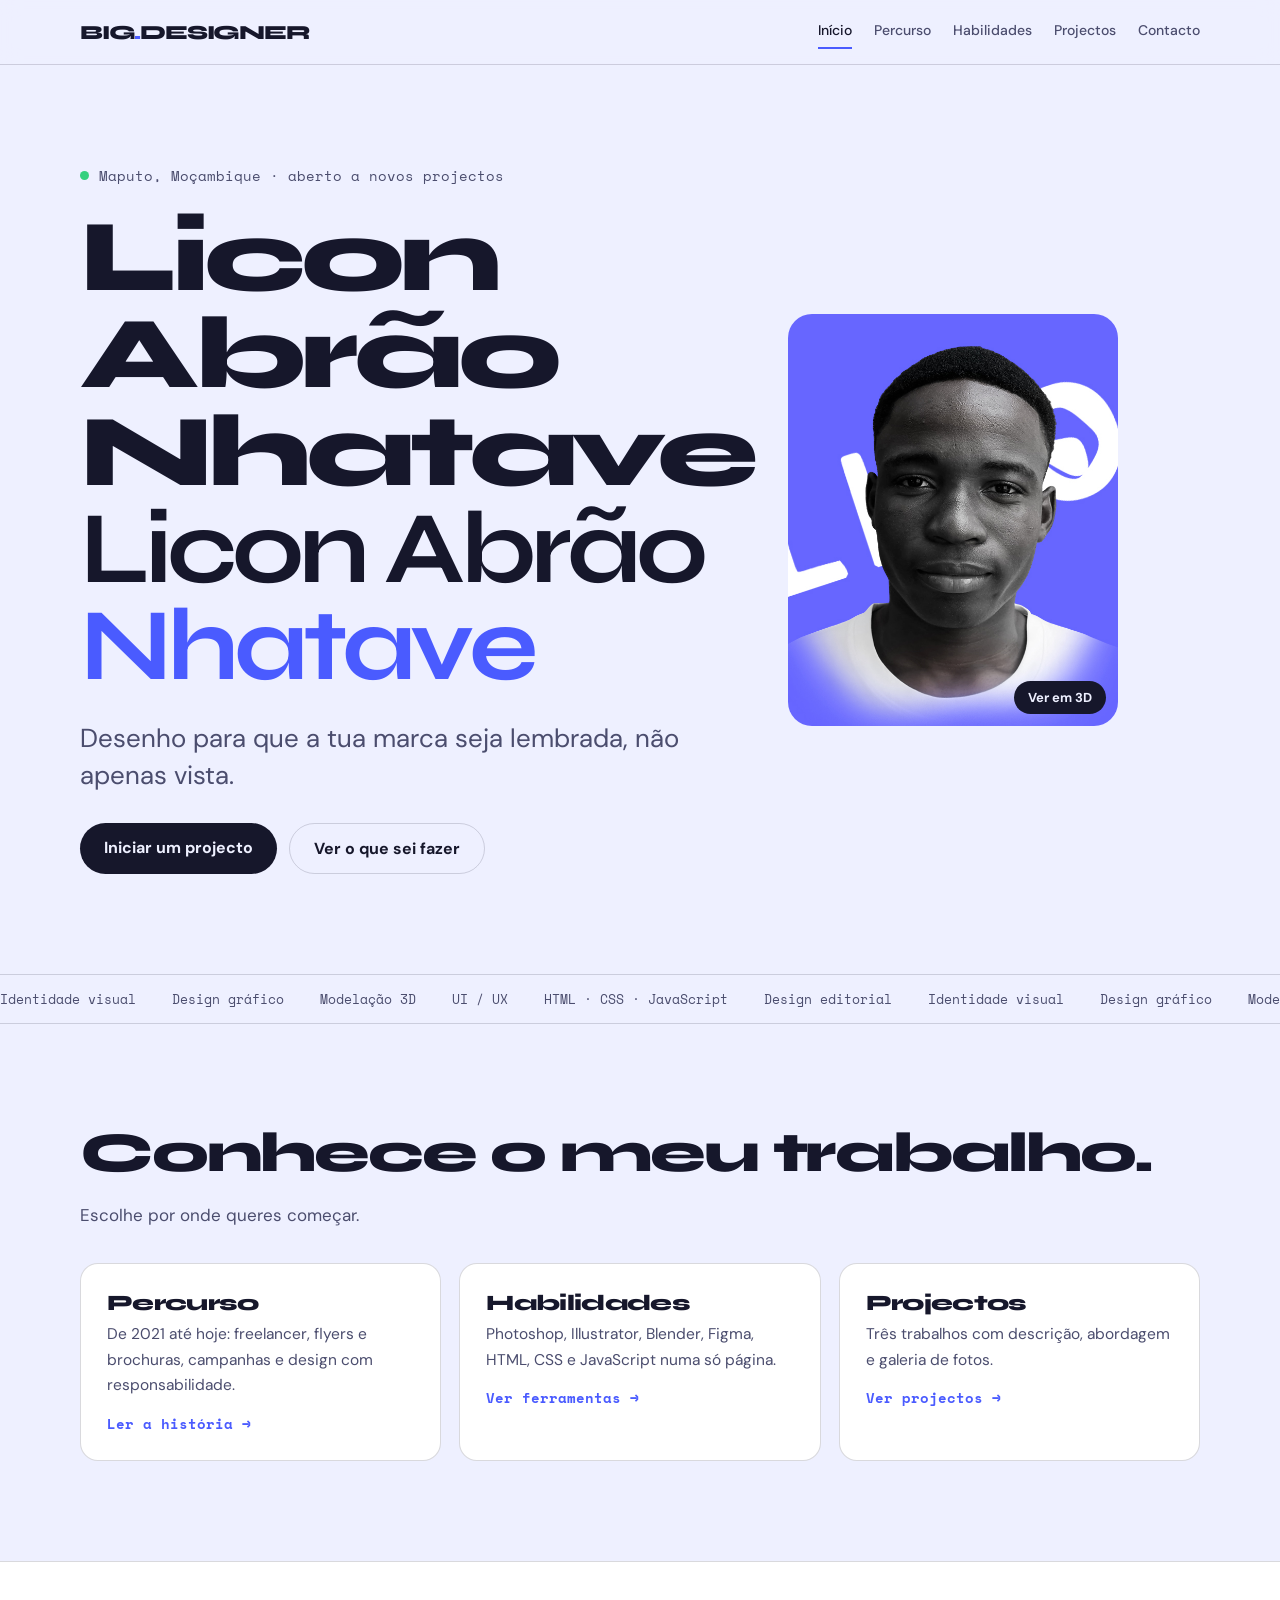
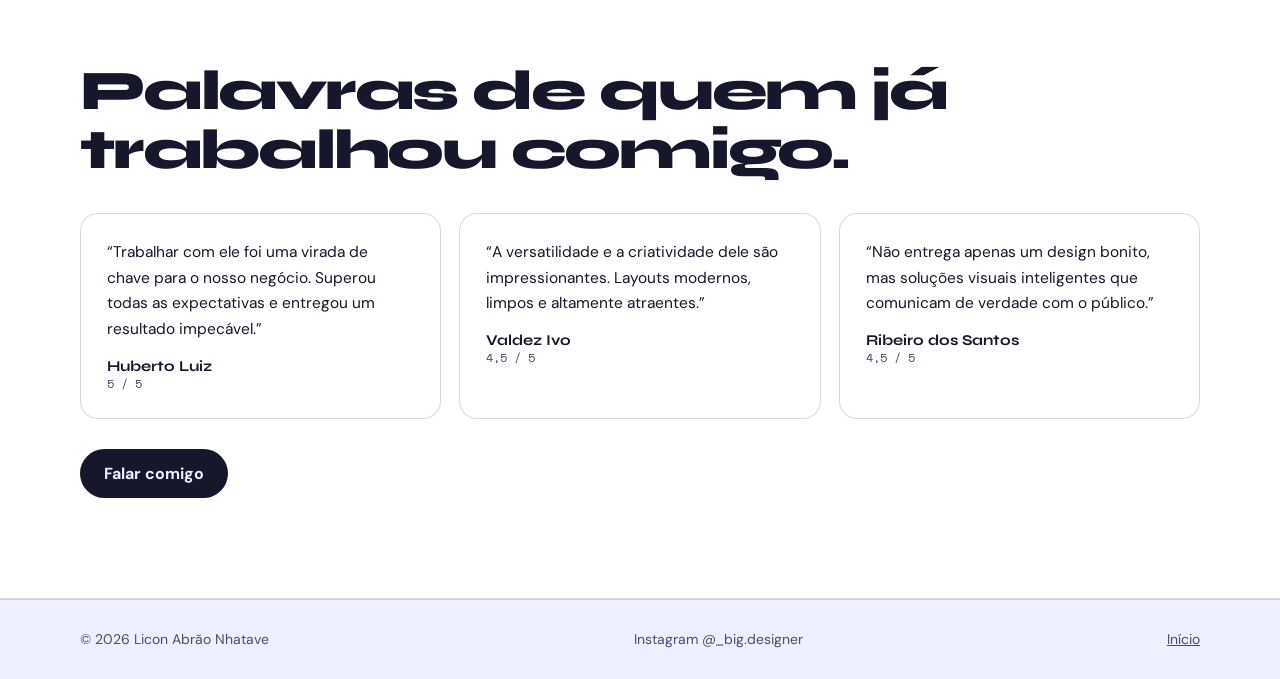
<file: big-designer-organizado/big-designer/index.html>
<!DOCTYPE html>
<html lang="pt">

<head>
    <meta charset="utf-8">
    <meta name="viewport" content="width=device-width, initial-scale=1">
    <title>Início · Big Designer</title>
    <meta name="description"
        content="Licon Abrão Nhatave, designer de mídia em Maputo. Identidade visual, design editorial, 3D e web.">
    <link rel="preconnect" href="https://fonts.googleapis.com">
    <link rel="preconnect" href="https://fonts.gstatic.com" crossorigin>
    <link
        href="https://fonts.googleapis.com/css2?family=DM+Sans:wght@400;500;700&family=Space+Mono:wght@400;700&family=Syne:wght@600;800&display=swap"
        rel="stylesheet">
    <!-- CSS: liga esta página ao ficheiro de estilos -->
    <link rel="stylesheet" href="css\index.css">
    <!-- Ícone que aparece no separador do navegador -->
    <link rel="icon" href="images/favicon.png" type="image/png">
</head>

<body data-page="inicio">
    <header>
        <div class="wrap"><a class="logo" href="index.html">BIG<i>.</i>DESIGNER</a>
            <nav><a data-p="inicio" href="index.html">Início</a><a data-p="sobre" href="pages/sobre.html">Percurso</a><a
                    data-p="habilidades" href="pages/habilidades.html">Habilidades</a><a data-p="projetos"
                    href="pages/projetos.html">Projectos</a><a data-p="contacto" href="pages/contacto.html">Contacto</a>
            </nav>
        </div>
    </header>
    <main>
        <div class="wrap hero">
            <div>
                <div class="hello"><span class="dot"></span>Maputo, Moçambique · aberto a novos projectos</div>
                <h1 data-name>Licon Abrão Nhatave</h1>
                <p class="lead">Desenho para que a tua marca seja lembrada, não apenas vista.</p>
                <div class="btns"><a class="btn p" href="pages/contacto.html">Iniciar um projecto</a><a class="btn g"
                        href="pages/habilidades.html">Ver o que sei fazer</a></div>
            </div>
            <figure class="figure" id="fig"><img src="images/licon-hero.jpg" alt="Licon Abrão Nhatave"><button id="v3d"
                    type="button" data-model="models/hero.glb">Ver em 3D</button></figure>
        </div>
        <div class="ticker" aria-hidden="true">
            <div class="tk" id="tk"></div>
        </div>
        <section>
            <div class="wrap">
                <h2>Conhece o meu trabalho.</h2>
                <p class="sub">Escolhe por onde queres começar.</p>
                <div class="cards">
                    <a class="card" href="pages/sobre.html">
                        <h3>Percurso</h3>
                        <p>De 2021 até hoje: freelancer, flyers e brochuras, campanhas e design com responsabilidade.
                        </p><small>Ler a história →</small>
                    </a>
                    <a class="card" href="pages/habilidades.html">
                        <h3>Habilidades</h3>
                        <p>Photoshop, Illustrator, Blender, Figma, HTML, CSS e JavaScript numa só página.</p><small>Ver
                            ferramentas →</small>
                    </a>
                    <a class="card" href="pages/projetos.html">
                        <h3>Projectos</h3>
                        <p>Três trabalhos com descrição, abordagem e galeria de fotos.</p><small>Ver projectos →</small>
                    </a>
                </div>
            </div>
        </section>
        <section class="alt">
            <div class="wrap">
                <h2>Palavras de quem já trabalhou comigo.</h2>
                <div class="rev">
                    <blockquote>“Trabalhar com ele foi uma virada de chave para o nosso negócio. Superou todas as
                        expectativas e entregou um resultado impecável.”<cite>Huberto Luiz<small>5 / 5</small></cite>
                    </blockquote>
                    <blockquote>“A versatilidade e a criatividade dele são impressionantes. Layouts modernos, limpos e
                        altamente atraentes.”<cite>Valdez Ivo<small>4,5 / 5</small></cite></blockquote>
                    <blockquote>“Não entrega apenas um design bonito, mas soluções visuais inteligentes que comunicam de
                        verdade com o público.”<cite>Ribeiro dos Santos<small>4,5 / 5</small></cite></blockquote>
                </div>
                <div class="btns"><a class="btn p" href="pages/contacto.html">Falar comigo</a></div>
            </div>
        </section>
    </main>
    <footer>
        <div class="wrap"><span>© <span id="y"></span> Licon Abrão Nhatave</span><span>Instagram @_big.designer</span><a
                href="index.html">Início</a></div>
    </footer>
    <!-- JavaScript: liga esta página ao ficheiro de comportamento -->
    <script src="js/index.js"></script>
</body>

</html>
</file>
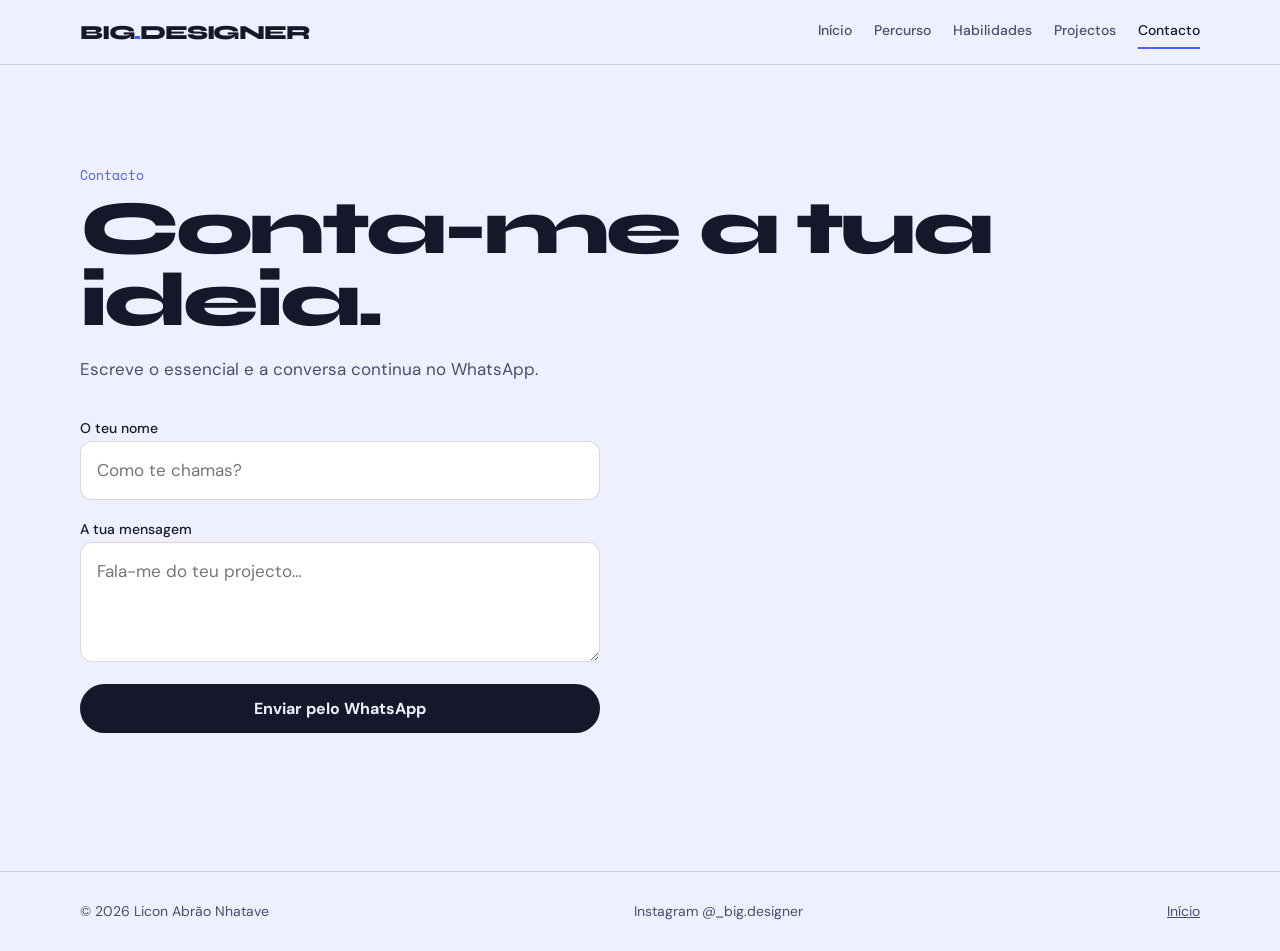
<file: big-designer-organizado/big-designer/pages/contacto.html>
<!DOCTYPE html>
<html lang="pt">
<head>
<meta charset="utf-8">
<meta name="viewport" content="width=device-width, initial-scale=1">
<title>Contacto · Big Designer</title>
<meta name="description" content="Licon Abrão Nhatave, designer de mídia em Maputo. Identidade visual, design editorial, 3D e web.">
<link rel="preconnect" href="https://fonts.googleapis.com">
<link rel="preconnect" href="https://fonts.gstatic.com" crossorigin>
<link href="https://fonts.googleapis.com/css2?family=DM+Sans:wght@400;500;700&family=Space+Mono:wght@400;700&family=Syne:wght@600;800&display=swap" rel="stylesheet">
<!-- CSS: liga esta página ao ficheiro de estilos -->
<link rel="stylesheet" href="../css/index.css">
<!-- Ícone que aparece no separador do navegador -->
<link rel="icon" href="../images/favicon.png" type="image/png">
</head>
<body data-page="contacto">
<header><div class="wrap"><a class="logo" href="../index.html">BIG<i>.</i>DESIGNER</a><nav><a data-p="inicio" href="../index.html">Início</a><a data-p="sobre" href="../pages/sobre.html">Percurso</a><a data-p="habilidades" href="../pages/habilidades.html">Habilidades</a><a data-p="projetos" href="../pages/projetos.html">Projectos</a><a data-p="contacto" href="../pages/contacto.html">Contacto</a></nav></div></header>
<main>
<div class="wrap pg"><div class="tag">Contacto</div><h1>Conta-me a tua ideia.</h1><p class="sub">Escreve o essencial e a conversa continua no WhatsApp.</p>
<form id="f" novalidate><div><label for="n">O teu nome</label><input id="n" placeholder="Como te chamas?" autocomplete="name"></div>
<div><label for="m">A tua mensagem</label><textarea id="m" placeholder="Fala-me do teu projecto…"></textarea></div>
<button class="btn p" type="submit">Enviar pelo WhatsApp</button><div class="fb" role="status" aria-live="polite" id="fb"></div></form></div>
</main>
<footer><div class="wrap"><span>© <span id="y"></span> Licon Abrão Nhatave</span><span>Instagram @_big.designer</span><a href="../index.html">Início</a></div></footer>
<!-- JavaScript: liga esta página ao ficheiro de comportamento -->
<script src="../js/index.js"></script>
</body>
</html>
</file>
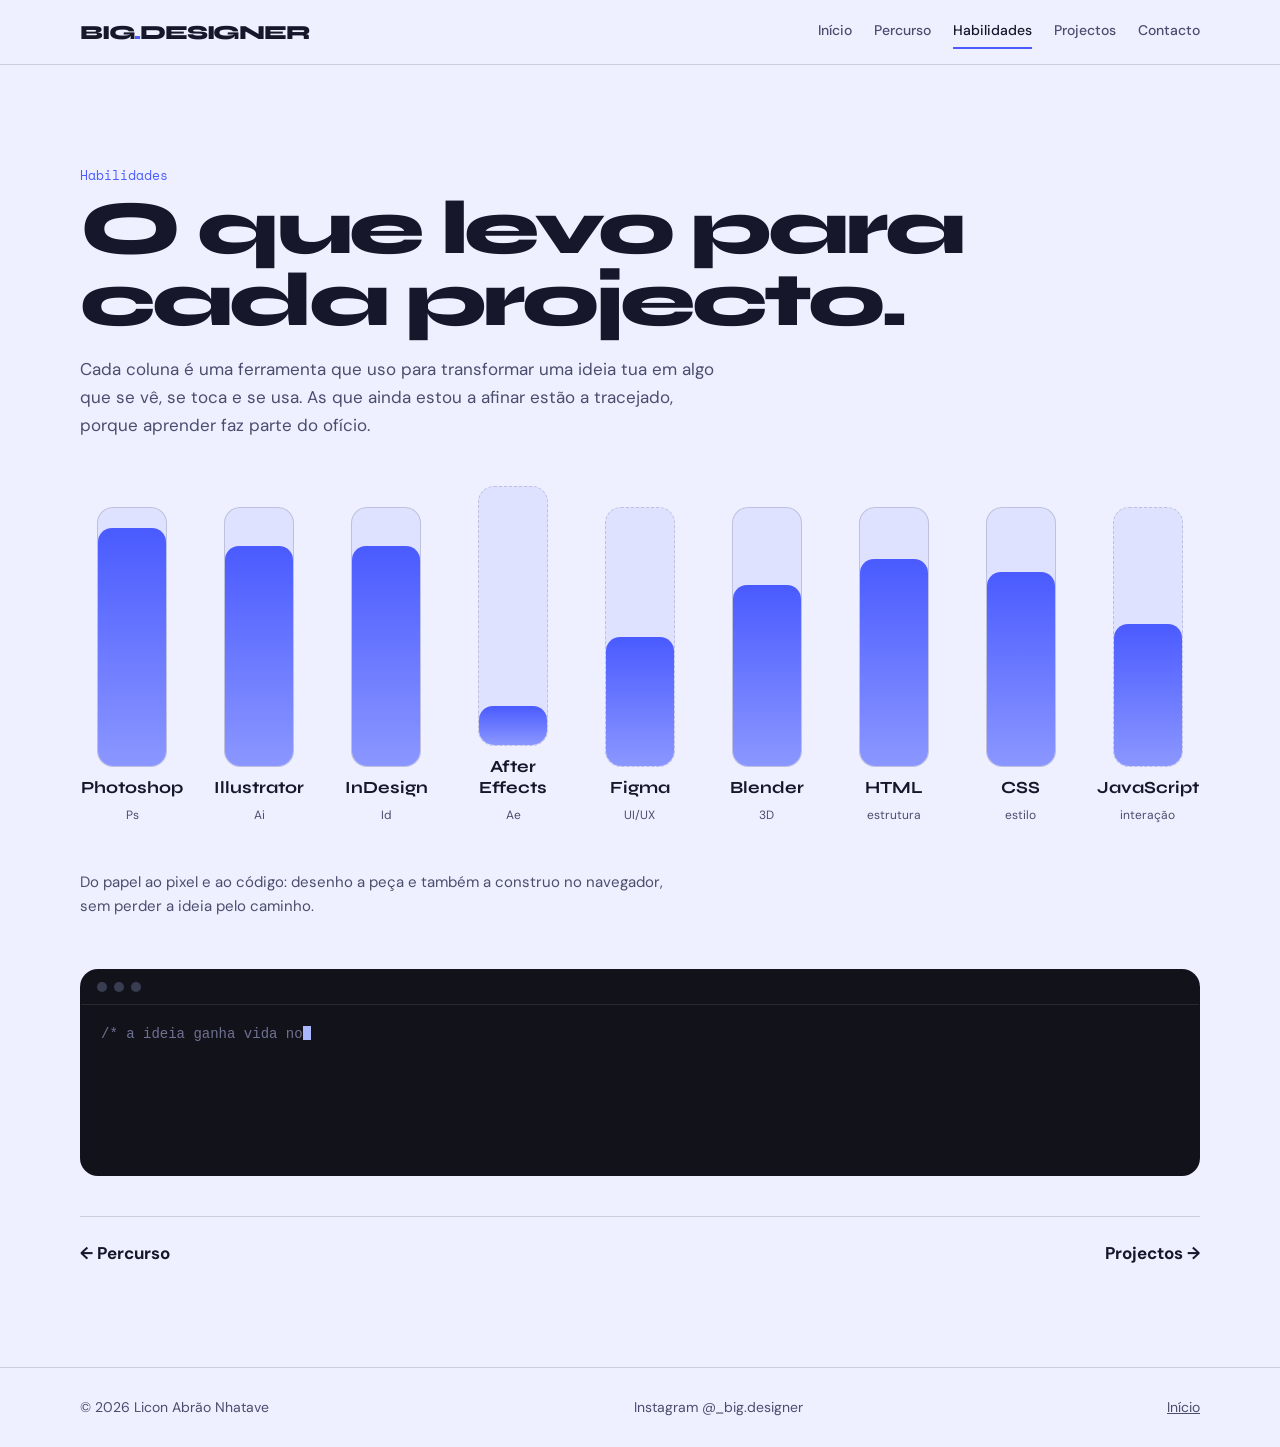
<file: big-designer-organizado/big-designer/pages/habilidades.html>
<!DOCTYPE html>
<html lang="pt">
<head>
<meta charset="utf-8">
<meta name="viewport" content="width=device-width, initial-scale=1">
<title>Habilidades · Big Designer</title>
<meta name="description" content="Licon Abrão Nhatave, designer de mídia em Maputo. Identidade visual, design editorial, 3D e web.">
<link rel="preconnect" href="https://fonts.googleapis.com">
<link rel="preconnect" href="https://fonts.gstatic.com" crossorigin>
<link href="https://fonts.googleapis.com/css2?family=DM+Sans:wght@400;500;700&family=Space+Mono:wght@400;700&family=Syne:wght@600;800&display=swap" rel="stylesheet">
<!-- CSS: liga esta página ao ficheiro de estilos -->
<link rel="stylesheet" href="../css/index.css">
<!-- Ícone que aparece no separador do navegador -->
<link rel="icon" href="../images/favicon.png" type="image/png">
</head>
<body data-page="habilidades">
<header><div class="wrap"><a class="logo" href="../index.html">BIG<i>.</i>DESIGNER</a><nav><a data-p="inicio" href="../index.html">Início</a><a data-p="sobre" href="../pages/sobre.html">Percurso</a><a data-p="habilidades" href="../pages/habilidades.html">Habilidades</a><a data-p="projetos" href="../pages/projetos.html">Projectos</a><a data-p="contacto" href="../pages/contacto.html">Contacto</a></nav></div></header>
<main>
<div class="wrap pg"><div class="tag">Habilidades</div><h1>O que levo para cada projecto.</h1>
<p class="sub">Cada coluna é uma ferramenta que uso para transformar uma ideia tua em algo que se vê, se toca e se usa. As que ainda estou a afinar estão a tracejado, porque aprender faz parte do ofício.</p>
<div class="cols" id="cols"></div>
<p class="note">Do papel ao pixel e ao código: desenho a peça e também a construo no navegador, sem perder a ideia pelo caminho.</p>
<div class="code" aria-label="Exemplo de código"><div class="b2"><i></i><i></i><i></i></div><pre id="code"></pre></div>
<div class="next"><a href="sobre.html">← Percurso</a><a href="projetos.html">Projectos →</a></div></div>
</main>
<footer><div class="wrap"><span>© <span id="y"></span> Licon Abrão Nhatave</span><span>Instagram @_big.designer</span><a href="../index.html">Início</a></div></footer>
<!-- JavaScript: liga esta página ao ficheiro de comportamento -->
<script src="../js/index.js"></script>
</body>
</html>
</file>
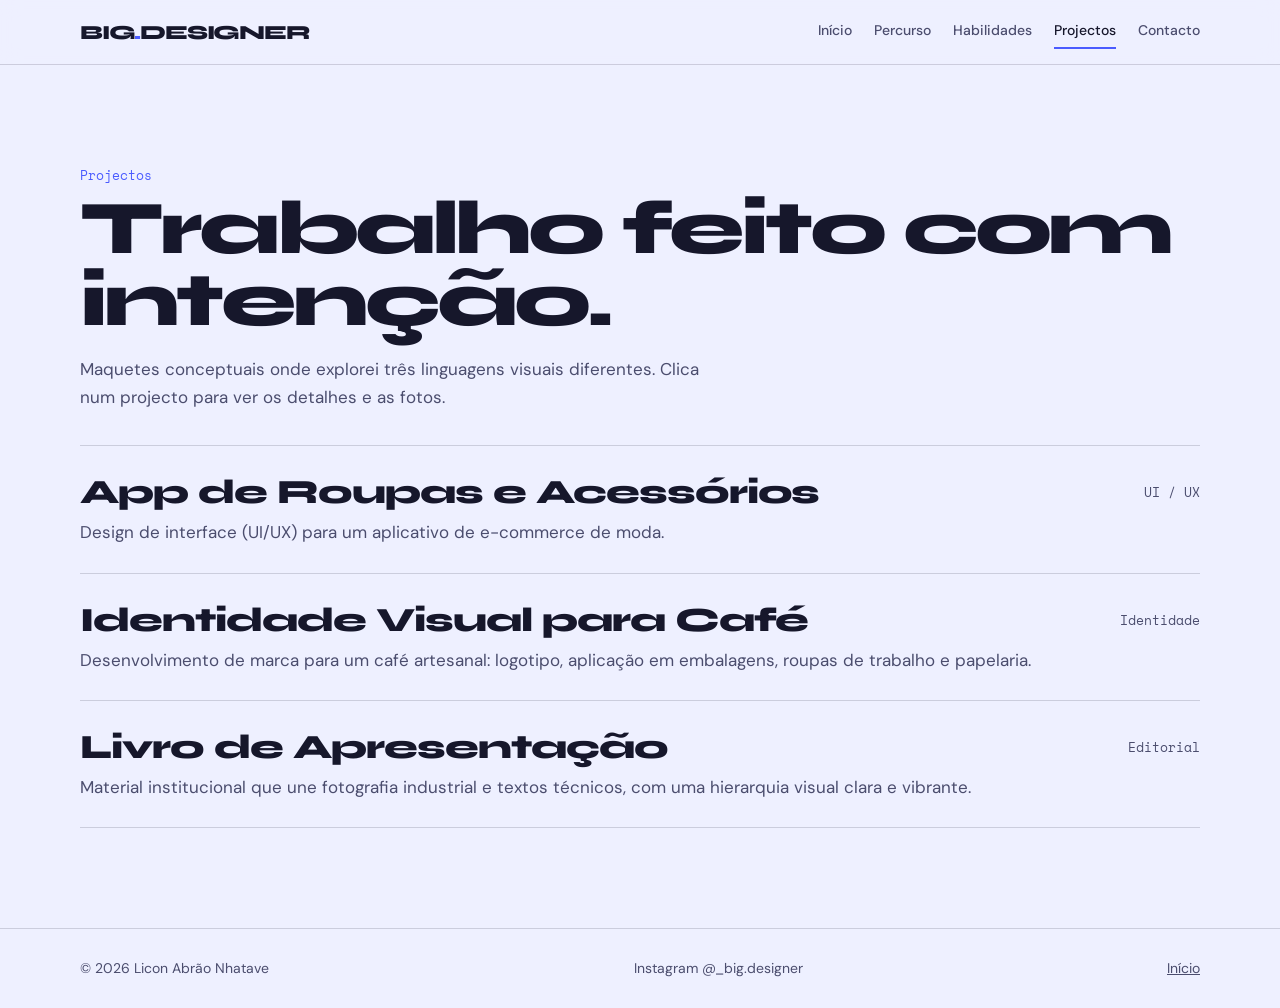
<file: big-designer-organizado/big-designer/pages/projetos.html>
<!DOCTYPE html>
<html lang="pt">
<head>
<meta charset="utf-8">
<meta name="viewport" content="width=device-width, initial-scale=1">
<title>Projectos · Big Designer</title>
<meta name="description" content="Licon Abrão Nhatave, designer de mídia em Maputo. Identidade visual, design editorial, 3D e web.">
<link rel="preconnect" href="https://fonts.googleapis.com">
<link rel="preconnect" href="https://fonts.gstatic.com" crossorigin>
<link href="https://fonts.googleapis.com/css2?family=DM+Sans:wght@400;500;700&family=Space+Mono:wght@400;700&family=Syne:wght@600;800&display=swap" rel="stylesheet">
<!-- CSS: liga esta página ao ficheiro de estilos -->
<link rel="stylesheet" href="../css/index.css">
<!-- Ícone que aparece no separador do navegador -->
<link rel="icon" href="../images/favicon.png" type="image/png">
</head>
<body data-page="projetos">
<header><div class="wrap"><a class="logo" href="../index.html">BIG<i>.</i>DESIGNER</a><nav><a data-p="inicio" href="../index.html">Início</a><a data-p="sobre" href="../pages/sobre.html">Percurso</a><a data-p="habilidades" href="../pages/habilidades.html">Habilidades</a><a data-p="projetos" href="../pages/projetos.html">Projectos</a><a data-p="contacto" href="../pages/contacto.html">Contacto</a></nav></div></header>
<main>
<div class="wrap pg"><div class="tag">Projectos</div><h1>Trabalho feito com intenção.</h1><p class="sub">Maquetes conceptuais onde explorei três linguagens visuais diferentes. Clica num projecto para ver os detalhes e as fotos.</p><div class="proj"><a href="../pages/projeto-app.html"><h3>App de Roupas e Acessórios</h3><span class="t">UI / UX</span><p>Design de interface (UI/UX) para um aplicativo de e-commerce de moda.</p></a><a href="../pages/projeto-cafe.html"><h3>Identidade Visual para Café</h3><span class="t">Identidade</span><p>Desenvolvimento de marca para um café artesanal: logotipo, aplicação em embalagens, roupas de trabalho e papelaria.</p></a><a href="../pages/projeto-livro.html"><h3>Livro de Apresentação</h3><span class="t">Editorial</span><p>Material institucional que une fotografia industrial e textos técnicos, com uma hierarquia visual clara e vibrante.</p></a></div></div>
</main>
<footer><div class="wrap"><span>© <span id="y"></span> Licon Abrão Nhatave</span><span>Instagram @_big.designer</span><a href="../index.html">Início</a></div></footer>
<!-- JavaScript: liga esta página ao ficheiro de comportamento -->
<script src="../js/index.js"></script>
</body>
</html>
</file>
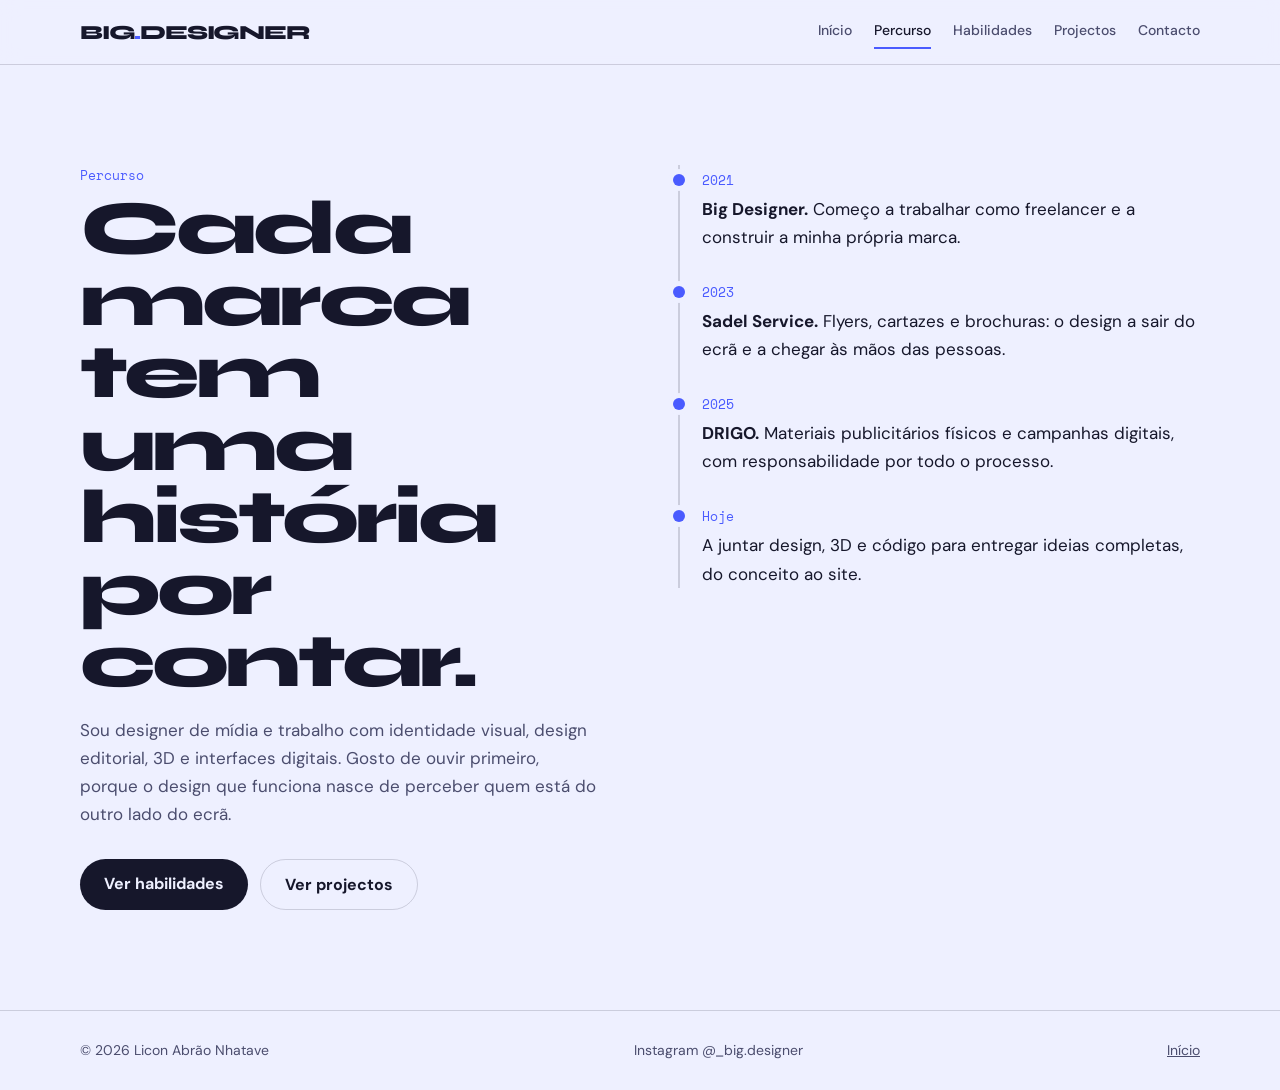
<file: big-designer-organizado/big-designer/pages/sobre.html>
<!DOCTYPE html>
<html lang="pt">
<head>
<meta charset="utf-8">
<meta name="viewport" content="width=device-width, initial-scale=1">
<title>Percurso · Big Designer</title>
<meta name="description" content="Licon Abrão Nhatave, designer de mídia em Maputo. Identidade visual, design editorial, 3D e web.">
<link rel="preconnect" href="https://fonts.googleapis.com">
<link rel="preconnect" href="https://fonts.gstatic.com" crossorigin>
<link href="https://fonts.googleapis.com/css2?family=DM+Sans:wght@400;500;700&family=Space+Mono:wght@400;700&family=Syne:wght@600;800&display=swap" rel="stylesheet">
<!-- CSS: liga esta página ao ficheiro de estilos -->
<link rel="stylesheet" href="../css/index.css">
<!-- Ícone que aparece no separador do navegador -->
<link rel="icon" href="../images/favicon.png" type="image/png">
</head>
<body data-page="sobre">
<header><div class="wrap"><a class="logo" href="../index.html">BIG<i>.</i>DESIGNER</a><nav><a data-p="inicio" href="../index.html">Início</a><a data-p="sobre" href="../pages/sobre.html">Percurso</a><a data-p="habilidades" href="../pages/habilidades.html">Habilidades</a><a data-p="projetos" href="../pages/projetos.html">Projectos</a><a data-p="contacto" href="../pages/contacto.html">Contacto</a></nav></div></header>
<main>
<div class="wrap pg story"><div><div class="tag">Percurso</div><h1>Cada marca tem uma história por contar.</h1>
<p class="sub">Sou designer de mídia e trabalho com identidade visual, design editorial, 3D e interfaces digitais. Gosto de ouvir primeiro, porque o design que funciona nasce de perceber quem está do outro lado do ecrã.</p>
<div class="btns"><a class="btn p" href="habilidades.html">Ver habilidades</a><a class="btn g" href="projetos.html">Ver projectos</a></div></div>
<div class="line">
<div><small>2021</small><p><strong>Big Designer.</strong> Começo a trabalhar como freelancer e a construir a minha própria marca.</p></div>
<div><small>2023</small><p><strong>Sadel Service.</strong> Flyers, cartazes e brochuras: o design a sair do ecrã e a chegar às mãos das pessoas.</p></div>
<div><small>2025</small><p><strong>DRIGO.</strong> Materiais publicitários físicos e campanhas digitais, com responsabilidade por todo o processo.</p></div>
<div><small>Hoje</small><p>A juntar design, 3D e código para entregar ideias completas, do conceito ao site.</p></div></div></div>
</main>
<footer><div class="wrap"><span>© <span id="y"></span> Licon Abrão Nhatave</span><span>Instagram @_big.designer</span><a href="../index.html">Início</a></div></footer>
<!-- JavaScript: liga esta página ao ficheiro de comportamento -->
<script src="../js/index.js"></script>
</body>
</html>
</file>
<file: big-designer-organizado/big-designer/css/index.css>
:root{--bg:#eef0ff;--ink:#16172b;--soft:#4b4d6e;--card:#fff;--line:rgba(22,23,43,.16);--acc:#4a5bff;--acc2:#8b97ff;--track:#dfe2ff;--serif:'Syne',sans-serif;--sans:'DM Sans',sans-serif;--mono:'Space Mono',monospace}
@media (prefers-color-scheme:dark){:root{--bg:#15161d;--ink:#f2f1f5;--soft:#a7a9bf;--card:#1d1f29;--line:rgba(235,236,246,.18);--acc:#aab7ff;--acc2:#6b78e8;--track:#2a2d3d}}
*{box-sizing:border-box}html{scroll-behavior:smooth}
body{margin:0;background:var(--bg);color:var(--ink);font:400 17px/1.65 var(--sans)}
a{color:inherit}img{max-width:100%}.wrap{width:min(1120px,calc(100% - 40px));margin:0 auto}
:focus-visible{outline:2px solid var(--acc);outline-offset:3px}
header{position:sticky;top:0;z-index:5;background:color-mix(in srgb,var(--bg) 88%,transparent);backdrop-filter:blur(10px);border-bottom:1px solid var(--line)}
header .wrap{display:flex;align-items:center;justify-content:space-between;gap:16px;min-height:64px;flex-wrap:wrap}
.logo{font:800 20px var(--serif);letter-spacing:-.06em;text-decoration:none}.logo i{color:var(--acc);font-style:normal}
nav{display:flex;flex-wrap:wrap;gap:6px 22px;font-size:14px;font-weight:500}
nav a{text-decoration:none;color:var(--soft);padding:4px 0;border-bottom:2px solid transparent}nav a:hover,nav a.on{color:var(--ink);border-color:var(--acc)}
.btns{display:flex;flex-wrap:wrap;gap:12px;margin-top:30px}
.btn{display:inline-block;padding:14px 24px;border-radius:999px;font:700 16px var(--sans);text-decoration:none;border:0;cursor:pointer;transition:transform .2s}
.btn.p{background:var(--ink);color:var(--bg)}.btn.g{border:1px solid var(--line);background:none;color:var(--ink)}.btn:hover{transform:translateY(-2px)}
.hero{display:grid;grid-template-columns:1.2fr .8fr;gap:34px;align-items:center;padding:clamp(48px,8vw,100px) 0}
.hello{font:400 14px var(--mono);color:var(--soft);display:flex;align-items:center;gap:10px}
.dot{width:9px;height:9px;border-radius:50%;background:#35d07f;animation:pulse 2.4s infinite}
@keyframes pulse{0%{box-shadow:0 0 0 0 rgba(53,208,127,.5)}70%,100%{box-shadow:0 0 0 10px transparent}}
h1{font:800 clamp(44px,8vw,104px)/.95 var(--serif);letter-spacing:-.05em;margin:22px 0}
h1 span{display:block;overflow:hidden}h1 b{display:inline-block;transform:translateY(105%);animation:up .8s cubic-bezier(.2,.8,.2,1) forwards;animation-delay:calc(var(--i)*35ms)}
h1 .l2{color:var(--acc)}@keyframes up{to{transform:none}}
.lead{max-width:34ch;font-size:clamp(20px,2.6vw,26px);line-height:1.4;color:var(--soft)}
.figure{position:relative;margin:0;border-radius:24px;overflow:hidden;background:var(--track);aspect-ratio:4/5;animation:float 6s ease-in-out infinite}
.figure img,.figure model-viewer{width:100%;height:100%;object-fit:cover;display:block}
.figure button{position:absolute;right:12px;bottom:12px;padding:8px 14px;border-radius:999px;border:0;background:var(--ink);color:var(--bg);font:700 13px var(--sans);cursor:pointer}
@keyframes float{50%{transform:translateY(-8px)}}
.ticker{overflow:hidden;border-block:1px solid var(--line);padding:14px 0;font:400 13px var(--mono);color:var(--soft)}
.tk{display:flex;gap:36px;width:max-content;animation:tk 32s linear infinite}@keyframes tk{to{transform:translateX(-50%)}}
section,.pg{padding:clamp(56px,8vw,100px) 0}
h2{font:800 clamp(30px,5vw,56px)/1.05 var(--serif);letter-spacing:-.04em;margin:0 0 18px;max-width:18ch}
.pg h1{font-size:clamp(36px,7vw,76px);margin:8px 0 18px}.sub{max-width:54ch;color:var(--soft)}.tag{font:400 13px var(--mono);color:var(--acc)}
.alt{background:var(--card);border-block:1px solid var(--line)}
.cards{display:grid;grid-template-columns:repeat(3,1fr);gap:18px;margin-top:34px}
.card{display:block;padding:26px;border:1px solid var(--line);border-radius:18px;background:var(--card);text-decoration:none;transition:transform .25s,border-color .25s}
.card:hover{transform:translateY(-4px);border-color:var(--acc)}.card h3{font:800 22px var(--serif);margin:0 0 6px;letter-spacing:-.03em}.card p{margin:0;color:var(--soft);font-size:15.5px}.card small{display:block;margin-top:14px;font:700 14px var(--mono);color:var(--acc)}
.story{display:grid;grid-template-columns:1fr 1fr;gap:clamp(30px,6vw,80px);align-items:start}
.line{border-left:2px solid var(--line);padding-left:22px;display:grid;gap:26px}.line div{position:relative}
.line div:before{content:"";position:absolute;left:-29px;top:9px;width:12px;height:12px;border-radius:50%;background:var(--acc);box-shadow:0 0 0 5px var(--bg)}
.line small{font:400 13px var(--mono);color:var(--acc)}.line p{margin:2px 0 0}
.cols{display:grid;grid-template-columns:repeat(9,1fr);gap:clamp(8px,2vw,22px);margin-top:46px;align-items:end}
.col{display:flex;flex-direction:column;align-items:center;gap:10px;text-align:center}
.bar{width:100%;max-width:70px;height:260px;border-radius:16px;background:var(--track);display:flex;align-items:flex-end;overflow:hidden;border:1px solid var(--line)}
.bar i{display:block;width:100%;height:0;border-radius:14px 14px 0 0;background:linear-gradient(0deg,var(--acc2),var(--acc));transition:height 1.5s cubic-bezier(.2,.8,.2,1)}
.col.on .bar i{height:var(--v)}.col b{font:700 17px var(--serif)}.col span{font-size:12px;color:var(--soft);line-height:1.3;min-height:32px}.col.learn .bar{border-style:dashed}
.note{margin-top:30px;max-width:60ch;color:var(--soft);font-size:15px}
.code{margin-top:50px;border:1px solid var(--line);border-radius:18px;overflow:hidden;background:#12131a;color:#d8dcff;font:400 14px/1.7 var(--mono)}
.code .b2{display:flex;gap:7px;padding:12px 16px;border-bottom:1px solid rgba(255,255,255,.1)}.b2 i{width:10px;height:10px;border-radius:50%;background:#3a3d52}
.code pre{margin:0;padding:18px 20px;min-height:170px;white-space:pre-wrap;overflow-x:auto}.k{color:#8b97ff}.s{color:#7be0b0}.c{color:#6e7191}
.caret{display:inline-block;width:8px;height:1em;background:#aab7ff;vertical-align:-2px;animation:bl 1s steps(1) infinite}@keyframes bl{50%{opacity:0}}
.proj{display:grid;margin-top:34px;border-top:1px solid var(--line)}
.proj a{display:grid;grid-template-columns:1fr auto;gap:6px 20px;padding:26px 0;border-bottom:1px solid var(--line);text-decoration:none;transition:padding .3s,color .3s}
.proj a:hover{padding-left:16px;color:var(--acc)}.proj h3{font:800 clamp(22px,3.4vw,34px) var(--serif);margin:0;letter-spacing:-.03em}
.proj p{margin:0;color:var(--soft)}.proj .t{font:400 13px var(--mono);color:var(--soft);grid-row:1;grid-column:2;align-self:center}
.meta{display:grid;grid-template-columns:repeat(3,1fr);gap:26px;margin:34px 0;padding:26px 0;border-block:1px solid var(--line)}
.meta h4{font:700 15px var(--serif);margin:0 0 6px}.meta p{margin:0;color:var(--soft);font-size:15.5px}
.gal{display:grid;grid-template-columns:repeat(2,1fr);gap:16px}
.gal figure{margin:0;border-radius:18px;overflow:hidden;border:1px solid var(--line);background:var(--track);aspect-ratio:4/3;display:flex;align-items:center;justify-content:center;text-align:center;padding:10px;font:400 12px var(--mono);color:var(--soft)}
.gal figure:first-child{grid-column:1/-1;aspect-ratio:16/8}.gal img{width:100%;height:100%;object-fit:cover;display:block;border-radius:0}
.next{display:flex;justify-content:space-between;gap:12px;flex-wrap:wrap;margin-top:40px;padding-top:22px;border-top:1px solid var(--line);font-weight:700}.next a{text-decoration:none}.next a:hover{color:var(--acc)}
.rev{display:grid;grid-template-columns:repeat(3,1fr);gap:18px;margin-top:34px}
.rev blockquote{margin:0;padding:26px;border:1px solid var(--line);border-radius:18px;background:var(--card);font-size:15.5px}
.rev cite{display:block;margin-top:14px;font:700 15px var(--serif);font-style:normal}.rev small{display:block;font:400 12px var(--mono);color:var(--soft)}
form{display:grid;gap:14px;max-width:520px;margin-top:30px}
input,textarea{width:100%;padding:14px 16px;border-radius:12px;border:1px solid var(--line);background:var(--card);color:var(--ink);font:inherit}textarea{min-height:120px;resize:vertical}
label{font-size:14px;font-weight:500}.fb{min-height:24px;font-size:14px}
footer{padding:28px 0;font-size:14px;color:var(--soft);border-top:1px solid var(--line)}footer .wrap{display:flex;justify-content:space-between;flex-wrap:wrap;gap:10px}
@media (max-width:820px){.hero,.story,.cards,.rev,.meta,.gal{grid-template-columns:1fr}.figure{max-width:380px}.cols{grid-template-columns:repeat(3,1fr);row-gap:34px}.bar{height:200px}.gal figure:first-child{aspect-ratio:4/3}}
@media (prefers-reduced-motion:reduce){*{animation:none!important;transition:none!important}h1 b{transform:none}.bar i{height:var(--v)}}
</file>
